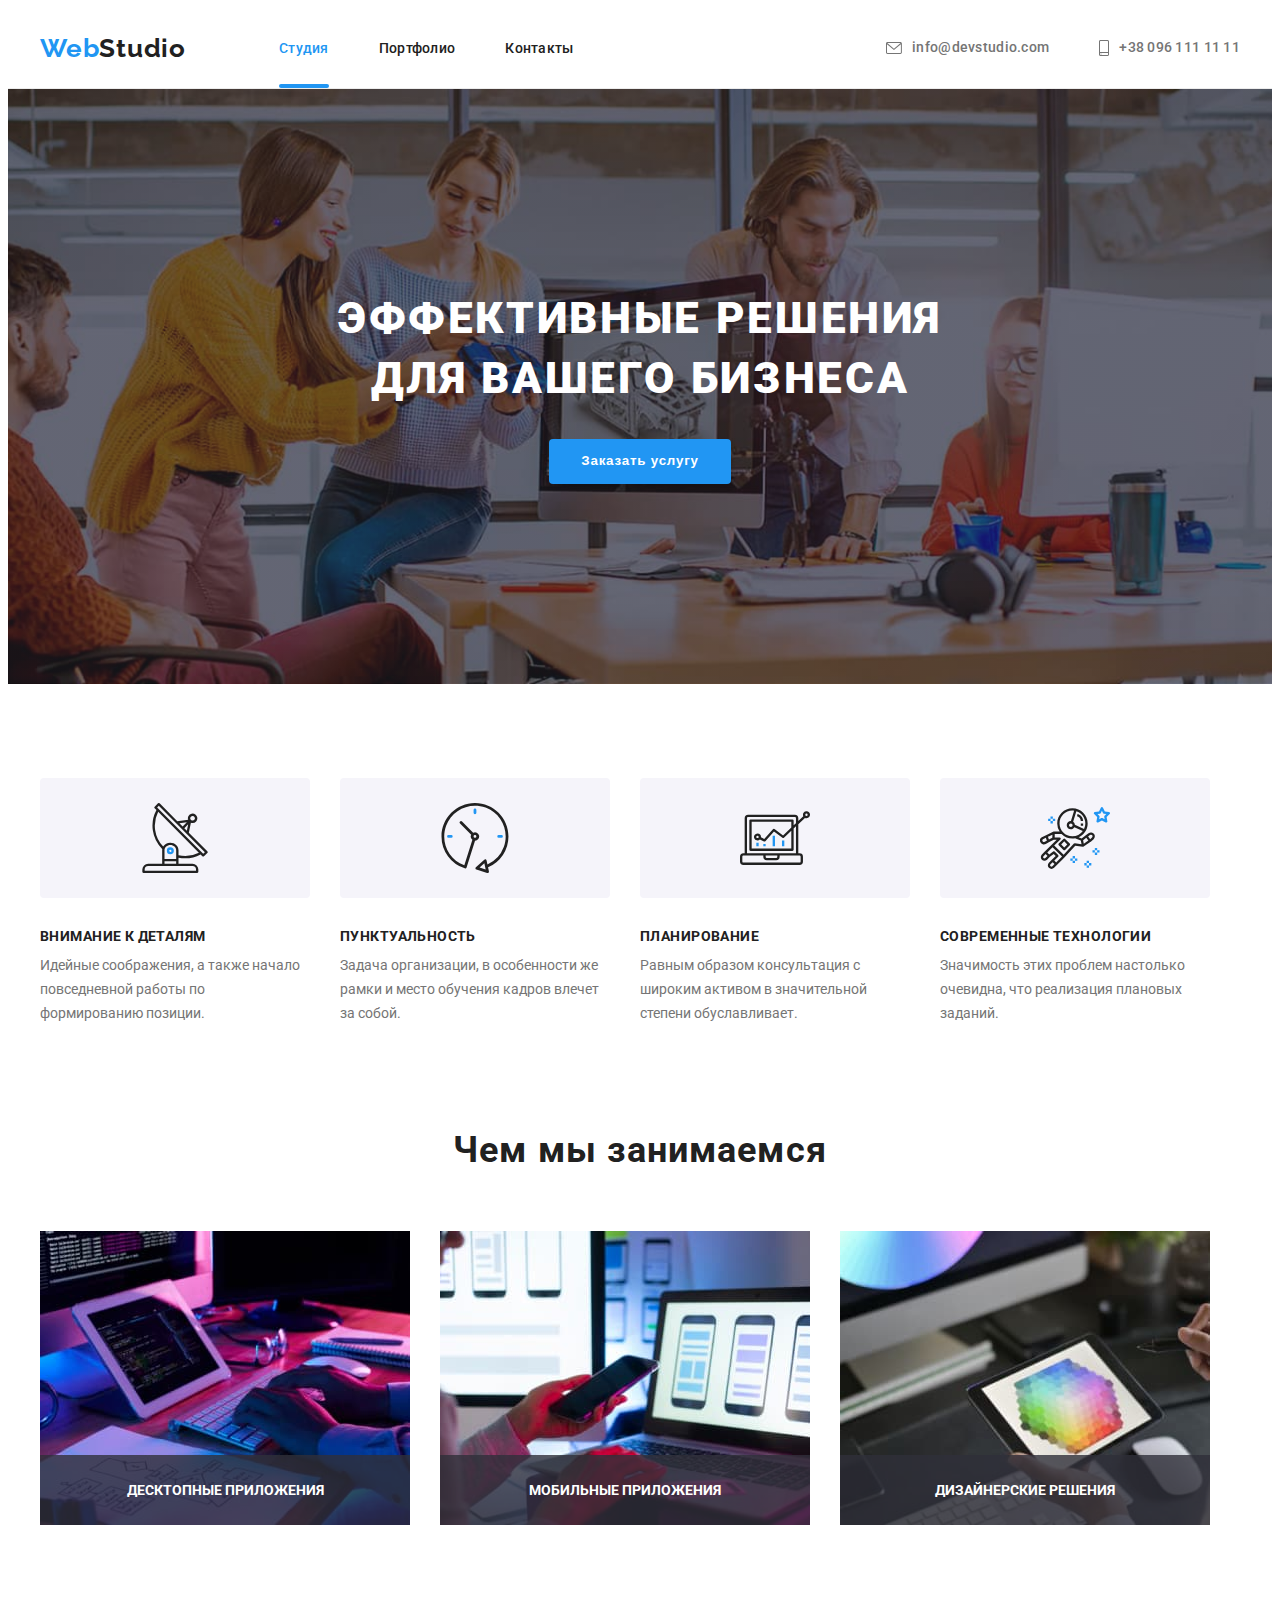
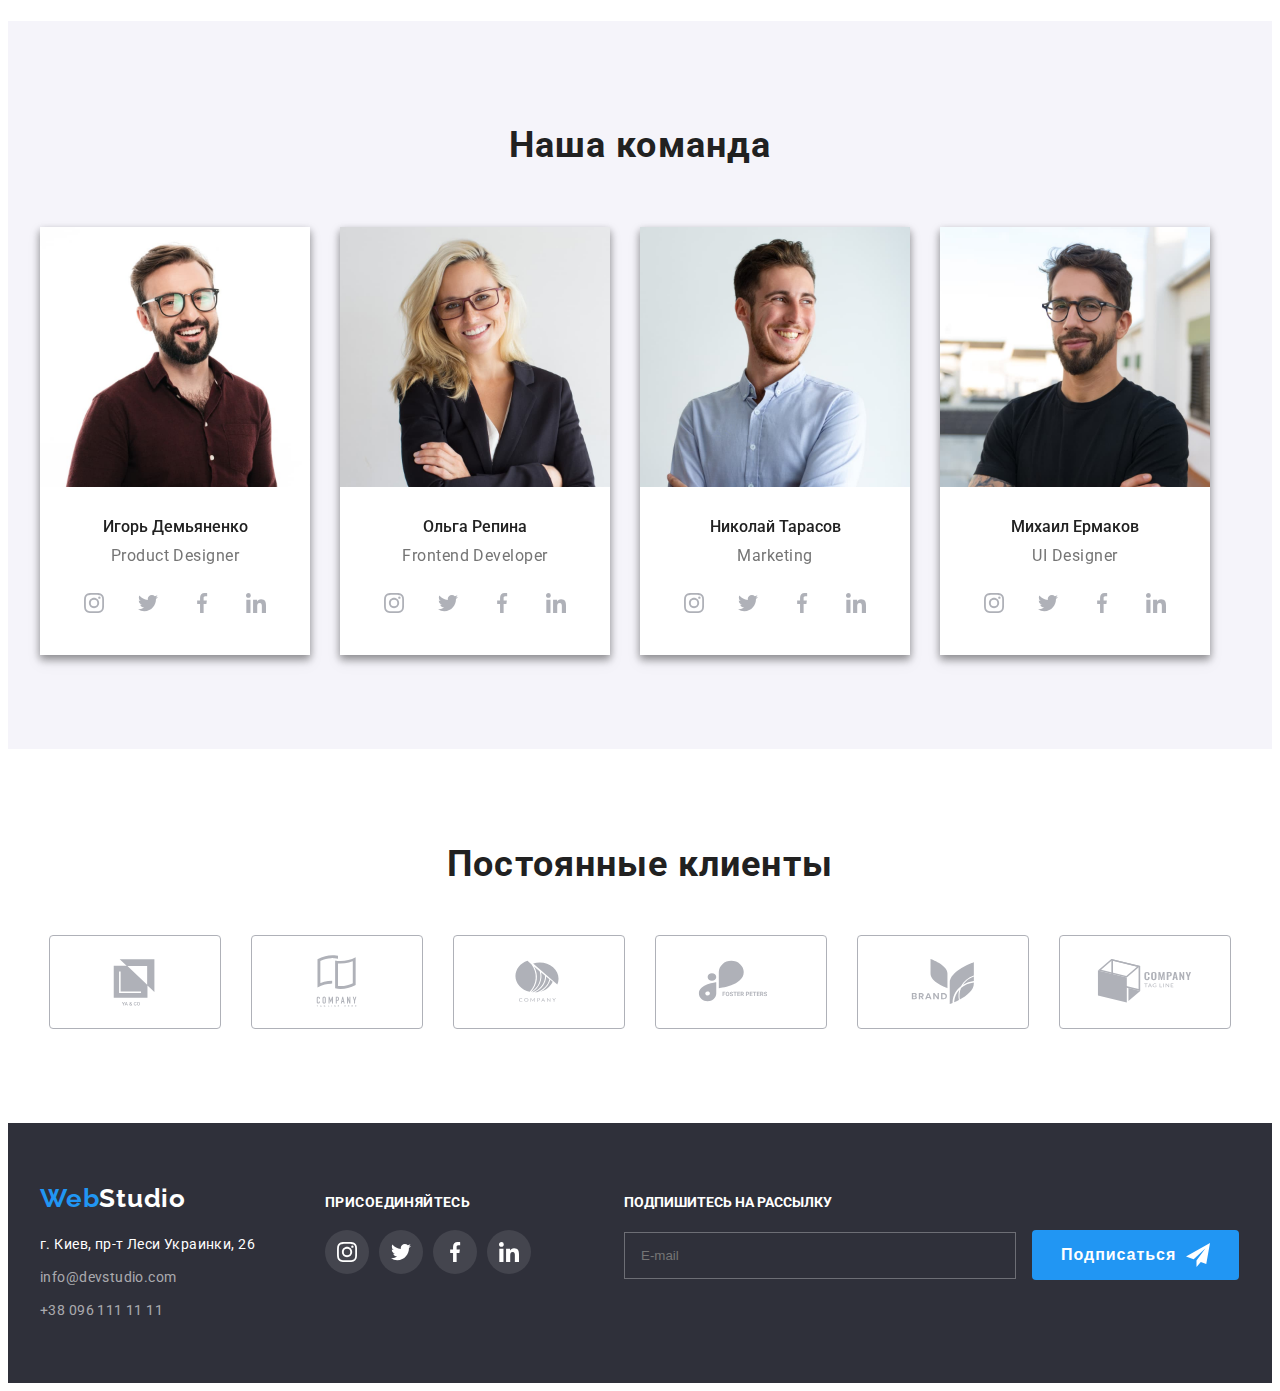
<file: index.html>
<!DOCTYPE html>
<html lang="ru">

<head>
  <meta charset="UTF-8" />
  <meta http-equiv="X-UA-Compatible" content="IE=edge" />
  <meta name="viewport" content="width=device-width, initial-scale=1.0" />
  <title>Web Studio</title>
  <link rel="preconnect" href="https://fonts.googleapis.com">
  <link rel="preconnect" href="https://fonts.gstatic.com" crossorigin>
  <link href="https://fonts.googleapis.com/css2?family=Raleway:wght@700&family=Roboto:wght@400;500;700;900&display=swap"
    rel="stylesheet">
  <link rel="stylesheet" href="https://cdnjs.cloudflare.com/ajax/libs/modern-normalize/1.1.0/modern-normalize.min.css"
    integrity="sha512-wpPYUAdjBVSE4KJnH1VR1HeZfpl1ub8YT/NKx4PuQ5NmX2tKuGu6U/JRp5y+Y8XG2tV+wKQpNHVUX03MfMFn9Q=="
    crossorigin="anonymous" referrerpolicy="no-referrer" />
  <link rel="stylesheet" href="./css/styles.css">

</head>

<body>
  <header class="header">
    <div class="container">
      <a class="logo" href="">Web<span class="piece">Studio</span></a>
      <nav>
        <ul class="header-nav">
          <li class="item"><a class="link current" href="./index.html">Студия</a></li>
          <li class="item"><a class="link" href="./portfolio.html">Портфолио</a></li>
          <li class="item"><a class="link" href="">Контакты</a></li>
        </ul>
      </nav>
      <ul class="header-contacts">
        <li class="item">
          <a class="link" href="mailto:info@devstudio.com">
            <svg class="icon" width="16" height="12">
              <use href="images/icon-sprite.svg#icon-envelope">
              </use>
            </svg>
            info@devstudio.com
          </a>
        </li>
        <li class="item"><a class="link" href="tel:+380961111111">
            <svg class="icon" width="10" height="16">
              <use href="images/icon-sprite.svg#icon-smartphone">
              </use>
            </svg>
            +38 096 111 11 11
          </a>
        </li>
      </ul>
    </div>
  </header>
  <main>
    <section class="hero">
      <div class="container">
        <h1 class="title">Эффективные решения для вашего бизнеса</h1>
        <button class="button" type="button" data-modal-open>Заказать услугу</button>
      </div>
    </section>
    <section class="approach">
      <div class="container">
        <h2 class="visually-hidden">Наш подход</h2>
        <ul class="approach-list">
          <li class="item">
            <div class="wrapper">
              <svg width="70" height="70">
                <use href="images/icon-sprite.svg#icon-antenna-1"></use>
              </svg>
            </div>
            <h3 class="title">Внимание к деталям</h3>
            <p class="description">Идейные соображения, а также начало повседневной работы по формированию позиции.</p>
          </li>
          <li class="item">
            <div class="wrapper">
              <svg width="70" height="70">
                <use href="images/icon-sprite.svg#icon-clock-1"></use>
              </svg>
            </div>
            <h3 class="title">Пунктуальность</h3>
            <p class="description">Задача организации, в особенности же рамки и место обучения кадров влечет за собой.
            </p>
          </li>
          <li class="item">
            <div class="wrapper">
              <svg width="70" height="70">
                <use href="images/icon-sprite.svg#icon-diagram-1"></use>
              </svg>
            </div>
            <h3 class="title">Планирование</h3>
            <p class="description">Равным образом консультация с широким активом в значительной степени обуславливает.
            </p>
          </li>
          <li class="item">
            <div class="wrapper">
              <svg width="70" height="70">
                <use href="images/icon-sprite.svg#icon-astronaut-1"></use>
              </svg>
            </div>
            <h3 class="title">Современные технологии</h3>
            <p class="description">Значимость этих проблем настолько очевидна, что реализация плановых заданий.</p>
          </li>
        </ul>
      </div>
    </section>
    <section class="services">
      <div class="container">
        <h2 class="title">Чем мы занимаемся</h2>
        <ul class="gallery">
          <li class="item"><img src="./images/gallery1.jpg" alt="working process" width="370">
            <div class="subtitle-container">
              <h3 class="subtitle">Десктопные приложения</h3>
            </div>
          </li>
          <li class="item"><img src="./images/gallery2.jpg" alt="working process" width="370">
            <div class="subtitle-container">
              <h3 class="subtitle">Мобильные приложения</h3>
            </div>
          </li>
          <li class="item"><img src="./images/gallery3.jpg" alt="worling process" width="370">
            <div class="subtitle-container">
              <h3 class="subtitle">Дизайнерские решения</h3>
            </div>
          </li>
        </ul>
      </div>
    </section>
    <section class="team">
      <div class="container">
        <h2 class="title">Наша команда</h2>
        <ul class="team-list">
          <li class="team-member">
            <img src="./images/teammember1.jpg" alt="Игорь Демьяненко" width="270">
            <div class="wrapper">
              <h3 class="team-member-name">Игорь Демьяненко</h3>
              <p class="description">Product Designer</p>
              <ul class="socials-list">
                <li class="socials-item">
                  <a class="socials-link" href="">
                    <svg class="socials-list-icon" width="20" height="20">
                      <use href="images/icon-sprite.svg#icon-instagram"></use>
                    </svg>
                  </a>
                </li>
                <li class="socials-item">
                  <a class="socials-link" href="">
                    <svg class="socials-list-icon" width="20" height="20">
                      <use href="images/icon-sprite.svg#icon-twitter"></use>
                    </svg>
                  </a>
                </li>
                <li class="socials-item">
                  <a class="socials-link" href="">
                    <svg class="socials-list-icon" width="20" height="20">
                      <use href="images/icon-sprite.svg#icon-facebook-1"></use>
                    </svg>
                  </a>
                </li>
                <li class="socials-item">
                  <a class="socials-link" href="">
                    <svg class="socials-list-icon" width="20" height="20">
                      <use href="images/icon-sprite.svg#icon-linkedin"></use>
                    </svg>
                  </a>
                </li>
              </ul>
            </div>
          </li>
          <li class="team-member">
            <img src="./images/teammember2.jpg" alt="Ольга Репина" width="270">
            <div class="wrapper">
              <h3 class="team-member-name">Ольга Репина</h3>
              <p class="description">Frontend Developer</p>
              <ul class="socials-list">
                <li class="socials-item">
                  <a class="socials-link" href="">
                    <svg class="socials-list-icon" width="20" height="20">
                      <use href="images/icon-sprite.svg#icon-instagram"></use>
                    </svg>
                  </a>
                </li>
                <li class="socials-item">
                  <a class="socials-link" href="">
                    <svg class="socials-list-icon" width="20" height="20">
                      <use href="images/icon-sprite.svg#icon-twitter"></use>
                    </svg>
                  </a>
                </li>
                <li class="socials-item">
                  <a class="socials-link" href="">
                    <svg class="socials-list-icon" width="20" height="20">
                      <use href="images/icon-sprite.svg#icon-facebook-1"></use>
                    </svg>
                  </a>
                </li>
                <li class="socials-item">
                  <a class="socials-link" href="">
                    <svg class="socials-list-icon" width="20" height="20">
                      <use href="images/icon-sprite.svg#icon-linkedin"></use>
                    </svg>
                  </a>
                </li>
              </ul>
            </div>
          </li>
          <li class="team-member">
            <img src="./images/teammember3.jpg" alt="Николай Тарасов" width="270">
            <div class="wrapper">
              <h3 class="team-member-name">Николай Тарасов</h3>
              <p class="description">Marketing</p>
              <ul class="socials-list">
                <li class="socials-item">
                  <a class="socials-link" href="">
                    <svg class="socials-list-icon" width="20" height="20">
                      <use href="images/icon-sprite.svg#icon-instagram"></use>
                    </svg>
                  </a>
                </li>
                <li class="socials-item">
                  <a class="socials-link" href="">
                    <svg class="socials-list-icon" width="20" height="20">
                      <use href="images/icon-sprite.svg#icon-twitter"></use>
                    </svg>
                  </a>
                </li>
                <li class="socials-item">
                  <a class="socials-link" href="">
                    <svg class="socials-list-icon" width="20" height="20">
                      <use href="images/icon-sprite.svg#icon-facebook-1"></use>
                    </svg>
                  </a>
                </li>
                <li class="socials-item">
                  <a class="socials-link" href="">
                    <svg class="socials-list-icon" width="20" height="20">
                      <use href="images/icon-sprite.svg#icon-linkedin"></use>
                    </svg>
                  </a>
                </li>
              </ul>
            </div>
          </li>
          <li class="team-member">
            <img src="./images/teammember4.jpg" alt="Михаил Ермаков" width="270">
            <div class="wrapper">
              <h3 class="team-member-name">Михаил Ермаков</h3>
              <p class="description">UI Designer</p>
              <ul class="socials-list">
                <li class="socials-item">
                  <a class="socials-link" href="">
                    <svg class="socials-list-icon" width="20" height="20">
                      <use href="images/icon-sprite.svg#icon-instagram"></use>
                    </svg>
                  </a>
                </li>
                <li class="socials-item">
                  <a class="socials-link" href="">
                    <svg class="socials-list-icon" width="20" height="20">
                      <use href="images/icon-sprite.svg#icon-twitter"></use>
                    </svg>
                  </a>
                </li>
                <li class="socials-item">
                  <a class="socials-link" href="">
                    <svg class="socials-list-icon" width="20" height="20">
                      <use href="images/icon-sprite.svg#icon-facebook-1"></use>
                    </svg>
                  </a>
                </li>
                <li class="socials-item">
                  <a class="socials-link" href="">
                    <svg class="socials-list-icon" width="20" height="20">
                      <use href="images/icon-sprite.svg#icon-linkedin"></use>
                    </svg>
                  </a>
                </li>
              </ul>
            </div>
          </li>
        </ul>
      </div>
    </section>
    <section class="clients">
      <div class="container">
        <h2 class="title">Постоянные клиенты</h2>
        <ul class="clients-list">
          <li class="clients-item">
            <a href="" class="clients-link">
              <svg class="clients-icon" width="106" height="60">
                <use href="images/icon-sprite.svg#icon-logo"></use>
              </svg>
            </a>
          </li>
          <li class="clients-item">
            <a href="" class="clients-link">
              <svg class="clients-icon" width="106" height="60">
                <use href="images/icon-sprite.svg#icon-logo-1"></use>
              </svg>
            </a>
          </li>
          <li class="clients-item">
            <a href="" class="clients-link">
              <svg class="clients-icon" width="106" height="60">
                <use href="images/icon-sprite.svg#icon-logo-2"></use>
              </svg>
            </a>
          </li>
          <li class="clients-item">
            <a href="" class="clients-link">
              <svg class="clients-icon" width="106" height="60">
                <use href="images/icon-sprite.svg#icon-logo-3"></use>
              </svg>
            </a>
          </li>
          <li class="clients-item">
            <a href="" class="clients-link">
              <svg class="clients-icon" width="106" height="60">
                <use href="images/icon-sprite.svg#icon-logo-4"></use>
              </svg>
            </a>
          </li>
          <li class="clients-item">
            <a href="" class="clients-link">
              <svg class="clients-icon" width="106" height="60">
                <use href="images/icon-sprite.svg#icon-logo-5"></use>
              </svg>
            </a>
          </li>
        </ul>
      </div>
    </section>
  </main>
  <footer class="footer">
    <div class="container">
      <div class="address-wrapper">
        <a class="logo" href="">Web<span class="piece">Studio</span></a>
        <address>
          <ul class="footer-contacts">
            <li class="item"><a class="address" href="https://goo.gl/maps/vY4WeqzDq56dnM5CA" target="_blank"
                rel="noopener noreferrer">г. Киев, пр-т
                Леси Украинки, 26</a></li>
            <li class="item"><a class="link" href="mailto:info@devstudio.com">info@devstudio.com</a></li>
            <li class="item"><a class="link" href="tel:+380961111111">+38 096 111 11 11</a></li>
          </ul>
        </address>
      </div>
      <div class="socials-wrapper">
        <p class="socials-descr">присоединяйтесь</p>
        <ul class="socials-list">
          <li class="socials-item">
            <a class="socials-link" href="">
              <svg class="socials-list-icon" width="20" height="20">
                <use href="images/icon-sprite.svg#icon-instagram"></use>
              </svg>
            </a>
          </li>
          <li class="socials-item">
            <a class="socials-link" href="">
              <svg class="socials-list-icon" width="20" height="20">
                <use href="images/icon-sprite.svg#icon-twitter"></use>
              </svg>
            </a>
          </li>
          <li class="socials-item">
            <a class="socials-link" href="">
              <svg class="socials-list-icon" width="20" height="20">
                <use href="images/icon-sprite.svg#icon-facebook-1"></use>
              </svg>
            </a>
          </li>
          <li class="socials-item">
            <a class="socials-link" href="">
              <svg class="socials-list-icon" width="20" height="20">
                <use href="images/icon-sprite.svg#icon-linkedin"></use>
              </svg>
            </a>
          </li>
        </ul>
      </div>
      <form class="footer-form">
        <label class="title" for="email">Подпишитесь на рассылку</label>
        <input class="input" type="email" name="email" id="email" placeholder="E-mail">
        <button class="button" type="submit">Подписаться
          <svg class="send-icon" width="24" height="24">
            <use href="./images/icon-sprite.svg#icon-send"></use>
          </svg>
        </button>
      </form>
    </div>
  </footer>
  <div class="backdrop is-hidden" data-modal>
    <div class="modal">
      <form class="form">
        <h2 class="form-title">Оставьте свои данные, мы вам перезвоним</h2>
        <div class="form-section-wrapper">
          <div class="form-field">
            <label class="label" for="name">Имя</label>
            <div class="input-wrapper">
              <svg class="icon" width="12px" height="12px">
                <use href="./images/icon-sprite.svg#icon-human"></use>
              </svg>
              <input class="input-area" type="text" name="name" id="name">
            </div>
          </div>
          <div class="form-field">
            <label class="label" for="phone">Телефон</label>
            <div class="input-wrapper">
              <svg class="icon" width="13px" height="13px">
                <use href="./images/icon-sprite.svg#icon-phone-2"></use>
              </svg>
              <input class="input-area" type="tel" name="phone" id="phone">
            </div>
          </div>
          <div class="form-field">
            <label class="label" for="mail">Почта</label>
            <div class="input-wrapper">
              <svg class="icon" width="15px" height="12px">
                <use href="./images/icon-sprite.svg#icon-envelope-2"></use>
              </svg>
              <input class="input-area" type="email" name="email" id="mail">
            </div>
          </div>
          <div class="form-field">
            <label class="label" for="comment">Комментарий</label>
            <div class="input-wrapper">
              <textarea class="input-area textarea" name="comment" id="comment" rows="5"
                placeholder="Введите текст"></textarea>
            </div>
          </div>
        </div>
        <div class="checkbox-wrapper">
          <input class="checkbox visually-hidden" type="checkbox" name="policy" id="policy" value="accept">
          <label class="checkbox-label" class="label" for="policy"><span class="label-text">Соглашаюсь с рассылкой и
              принимаю</span> <a href="" class="terms-link"> Условия договора</a></label>
        </div>
        <button class="submit-button" type="submit">Отправить</button>
      </form>

      <button class="modal-close-btn" data-modal-close>
        <svg class="modal-close-icon" width="18px" height="18px">
          <use href="images/icon-sprite.svg#icon-close"></use>
        </svg>
      </button>
    </div>
  </div>
  <script src="./js/modal.js"></script>
</body>

</html>
</file>
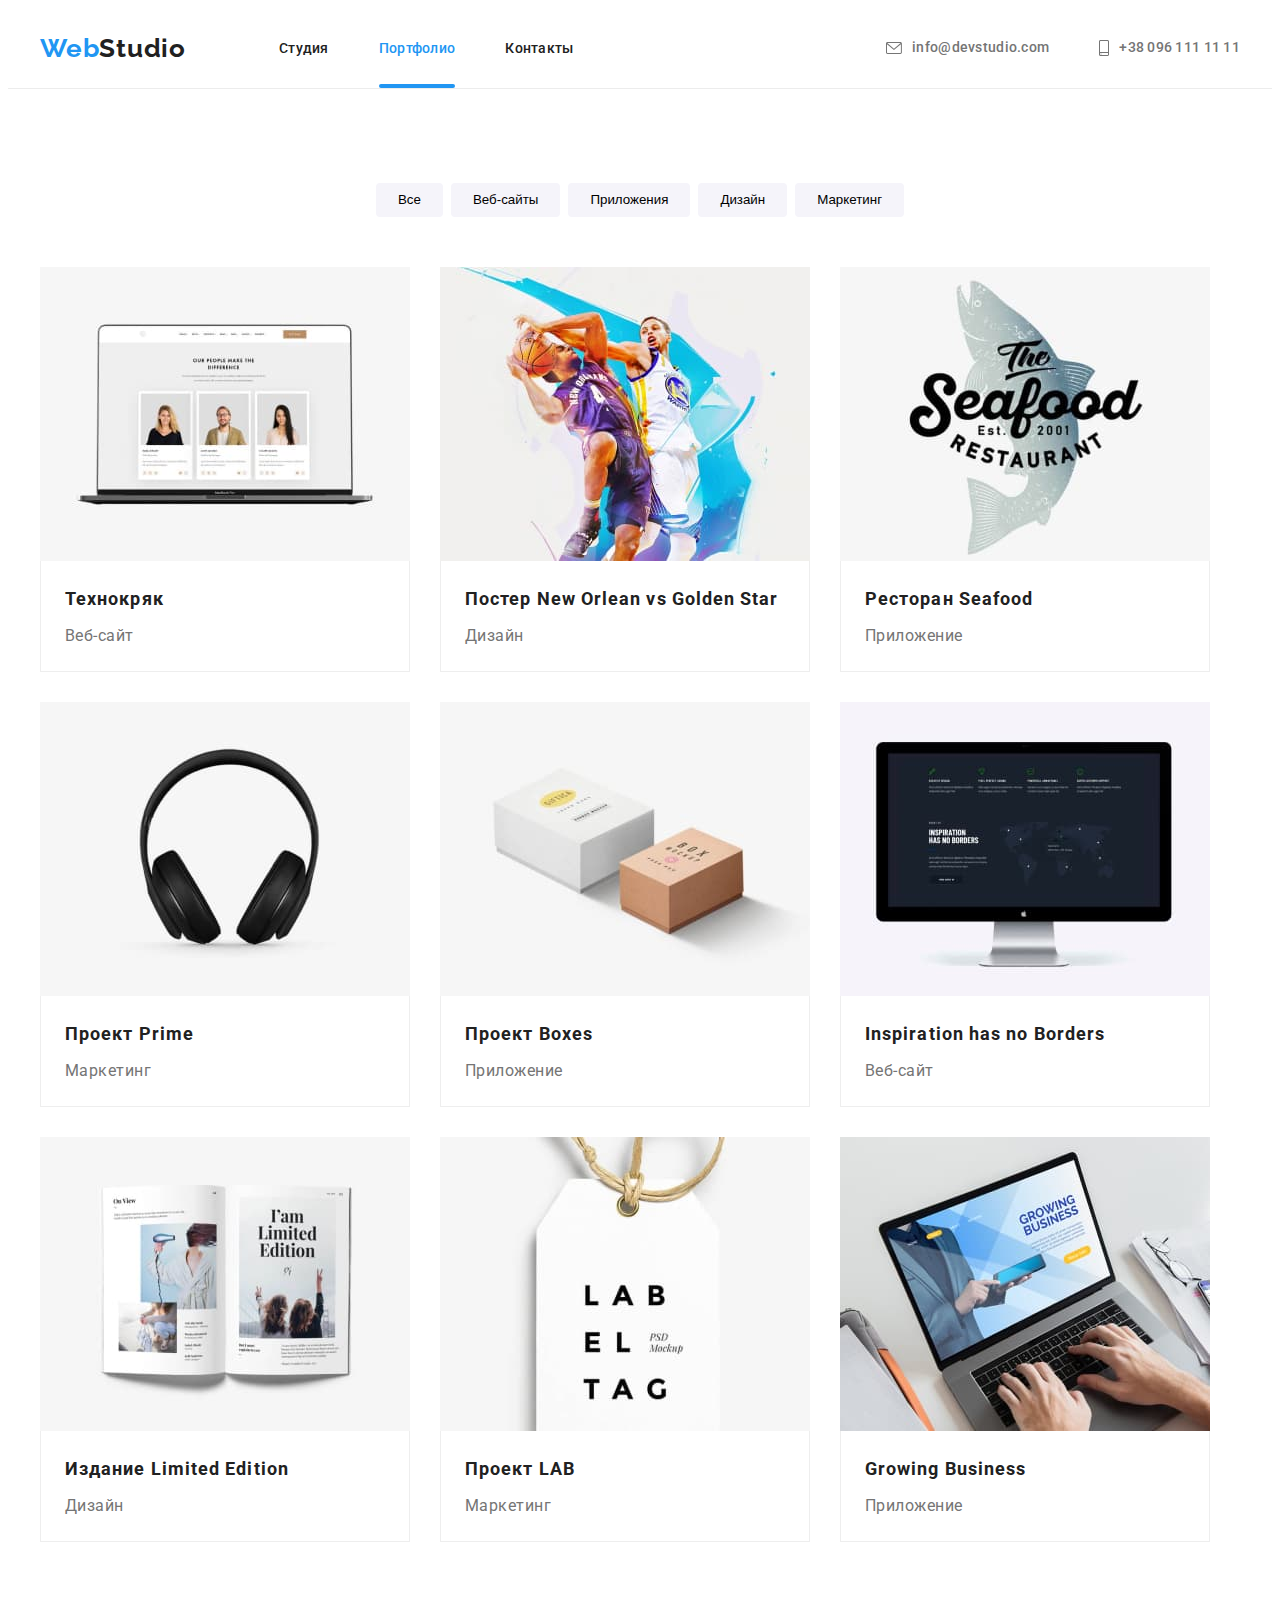
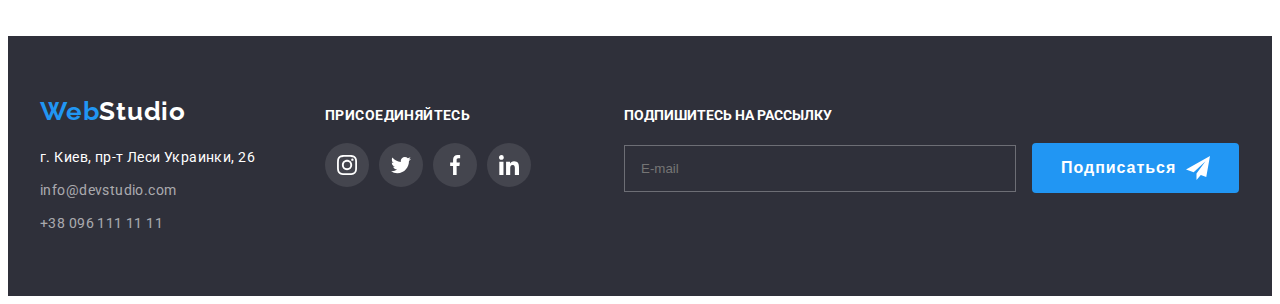
<file: portfolio.html>
<!DOCTYPE html>
<html lang="ru">

<head>
    <meta charset="UTF-8" />
    <meta http-equiv="X-UA-Compatible" content="IE=edge" />
    <meta name="viewport" content="width=device-width, initial-scale=1.0" />
    <title>Web Studio</title>
    <link rel="preconnect" href="https://fonts.googleapis.com">
    <link rel="preconnect" href="https://fonts.gstatic.com" crossorigin>
    <link
        href="https://fonts.googleapis.com/css2?family=Raleway:wght@700&family=Roboto:wght@400;500;700;900&display=swap"
        rel="stylesheet">
    <link rel="stylesheet" href="https://cdnjs.cloudflare.com/ajax/libs/modern-normalize/1.1.0/modern-normalize.min.css"
        integrity="sha512-wpPYUAdjBVSE4KJnH1VR1HeZfpl1ub8YT/NKx4PuQ5NmX2tKuGu6U/JRp5y+Y8XG2tV+wKQpNHVUX03MfMFn9Q=="
        crossorigin="anonymous" referrerpolicy="no-referrer" />
    <link rel="stylesheet" href="./css/styles.css">

</head>
<!-- body -->

<body>

    <!-- header -->

    <header class="header">
        <div class="container">
            <a class="logo" href="">Web<span class="piece">Studio</span></a>
            <nav>
                <ul class="header-nav">
                    <li class="item"><a class="link" href="./index.html">Студия</a></li>
                    <li class="item"><a class="link current" href="./portfolio.html">Портфолио</a></li>
                    <li class="item"><a class="link" href="">Контакты</a></li>
                </ul>
            </nav>
            <ul class="header-contacts">
                <li class="item">
                    <a class="link" href="mailto:info@devstudio.com">
                        <svg class="icon" width="16" height="12">
                            <use href="images/icon-sprite.svg#icon-envelope">
                            </use>
                        </svg>
                        info@devstudio.com
                    </a>
                </li>
                <li class="item"><a class="link" href="tel:+380961111111">
                        <svg class="icon" width="10" height="16">
                            <use href="images/icon-sprite.svg#icon-smartphone">
                            </use>
                        </svg>
                        +38 096 111 11 11
                    </a>
                </li>
            </ul>
        </div>
    </header>

    <!-- main -->

    <main>
        <section class="projects">
            <div class="container">
                <h2 class="visually-hidden">Наши Проекты</h2>

                <ul class="buttons-list">
                    <li class="item"><button class="button" type="button">Все</button></li>
                    <li class="item"><button class="button" type="button">Веб-сайты</button></li>
                    <li class="item"><button class="button" type="button">Приложения</button></li>
                    <li class="item"><button class="button" type="button">Дизайн</button></li>
                    <li class="item"><button class="button" type="button">Маркетинг</button></li>
                </ul>

                <ul class="project-list">
                    <li class="item">
                        <a class="projects-link" href="">
                            <div class="thumb">
                                <div class="label">
                                    <p class="description">Технокряк это современная площадка распространения
                                        коронавируса. Компании используют эту платформу для цифрового
                                        шпионажа и атак на защищённые сервера конкурентов.</p>
                                </div>
                                <img width="370" src="./images/portfolio/project.jpg" alt="Project Example">
                            </div>
                            <div class="wrapper">
                                <h3 class="title">Технокряк</h3>
                                <p class="type">Веб-сайт</p>
                            </div>
                        </a>
                    </li>
                    <li class="item">
                        <a class="projects-link" href="">
                            <div class="thumb">
                                <div class="label">
                                    <p class="description"></p>
                                </div>
                                <img width="370" src="./images/portfolio/project1.jpg" alt="Project Example">
                            </div>
                            <div class="wrapper">
                                <h3 class="title">Постер New Orlean vs Golden Star</h3>
                                <p class="type">Дизайн</p>
                            </div>
                        </a>
                    </li>
                    <li class="item">
                        <a class="projects-link" href="">
                            <div class="thumb">
                                <div class="label">
                                    <p class="description"></p>
                                </div>
                                <img width="370" src="./images/portfolio/project2.jpg" alt="Project Example">
                            </div>
                            <div class="wrapper">
                                <h3 class="title">Ресторан Seafood</h3>
                                <p class="type">Приложение</p>
                            </div>
                        </a>
                    </li>
                    <li class="item">
                        <a class="projects-link" href="">
                            <div class="thumb">
                                <div class="label">
                                    <p class="description"></p>
                                </div>
                                <img width="370" src="./images/portfolio/project3.jpg" alt="Project Example">
                            </div>
                            <div class="wrapper">
                                <h3 class="title">Проект Prime</h3>
                                <p class="type">Маркетинг</p>
                            </div>
                        </a>
                    </li>
                    <li class="item">
                        <a class="projects-link" href="">
                            <div class="thumb">
                                <div class="label">
                                    <p class="description"></p>
                                </div>
                                <img width="370" src="./images/portfolio/project4.jpg" alt="Project Example">
                            </div>
                            <div class="wrapper">
                                <h3 class="title">Проект Boxes</h3>
                                <p class="type">Приложение</p>
                            </div>
                        </a>
                    </li>
                    <li class="item">
                        <a class="projects-link" href="">
                            <div class="thumb">
                                <div class="label">
                                    <p class="description"></p>
                                </div>
                                <img width="370" src="./images/portfolio/project5.jpg" alt="Project Example">
                            </div>
                            <div class="wrapper">
                                <h3 class="title">Inspiration has no Borders</h3>
                                <p class="type">Веб-сайт</p>
                            </div>
                        </a>
                    </li>
                    <li class="item">
                        <a class="projects-link" href="">
                            <div class="thumb">
                                <div class="label">
                                    <p class="description"></p>
                                </div>
                                <img width="370" src="./images/portfolio/project6.jpg" alt="Project Example">
                            </div>
                            <div class="wrapper">
                                <h3 class="title">Издание Limited Edition</h3>
                                <p class="type">Дизайн</p>
                            </div>
                        </a>
                    </li>
                    <li class="item">
                        <a class="projects-link" href="">
                            <div class="thumb">
                                <div class="label">
                                    <p class="description"></p>
                                </div>
                                <img width="370" src="./images/portfolio/project7.jpg" alt="Project Example">
                            </div>
                            <div class="wrapper">
                                <h3 class="title">Проект LAB</h3>
                                <p class="type">Маркетинг</p>
                            </div>
                        </a>
                    </li>
                    <li class="item">
                        <a class="projects-link" href="">
                            <div class="thumb">
                                <div class="label">
                                    <p class="description"></p>
                                </div>
                                <img width="370" src="./images/portfolio/project8.jpg" alt="Project Example">
                            </div>
                            <div class="wrapper">
                                <h3 class="title">Growing Business</h3>
                                <p class="type">Приложение</p>
                            </div>
                        </a>
                    </li>
                </ul>
            </div>
        </section>
    </main>

    <!-- footer -->

    <footer class="footer">
        <div class="container">
            <div class="address-wrapper">
                <a class="logo" href="">Web<span class="piece">Studio</span></a>
                <address>
                    <ul class="footer-contacts">
                        <li class="item"><a class="address" href="https://goo.gl/maps/vY4WeqzDq56dnM5CA" target="_blank"
                                rel="noopener noreferrer">г. Киев, пр-т
                                Леси Украинки, 26</a></li>
                        <li class="item"><a class="link" href="mailto:info@devstudio.com">info@devstudio.com</a></li>
                        <li class="item"><a class="link" href="tel:+380961111111">+38 096 111 11 11</a></li>
                    </ul>
                </address>
            </div>
            <div class="socials-wrapper">
                <p class="socials-descr">присоединяйтесь</p>
                <ul class="socials-list">
                    <li class="socials-item">
                        <a class="socials-link" href="">
                            <svg class="socials-list-icon" width="20" height="20">
                                <use href="images/icon-sprite.svg#icon-instagram"></use>
                            </svg>
                        </a>
                    </li>
                    <li class="socials-item">
                        <a class="socials-link" href="">
                            <svg class="socials-list-icon" width="20" height="20">
                                <use href="images/icon-sprite.svg#icon-twitter"></use>
                            </svg>
                        </a>
                    </li>
                    <li class="socials-item">
                        <a class="socials-link" href="">
                            <svg class="socials-list-icon" width="20" height="20">
                                <use href="images/icon-sprite.svg#icon-facebook-1"></use>
                            </svg>
                        </a>
                    </li>
                    <li class="socials-item">
                        <a class="socials-link" href="">
                            <svg class="socials-list-icon" width="20" height="20">
                                <use href="images/icon-sprite.svg#icon-linkedin"></use>
                            </svg>
                        </a>
                    </li>
                </ul>
            </div>
            <form class="footer-form">
                <label class="title" for="email">Подпишитесь на рассылку</label>
                <input class="input" type="email" name="email" id="email" placeholder="E-mail">
                <button class="button" type="submit">Подписаться
                    <svg class="send-icon" width="24" height="24">
                        <use href="./images/icon-sprite.svg#icon-send"></use>
                    </svg>
                </button>
            </form>
        </div>
    </footer>
</body>

</html>
</file>
<file: css/styles.css>
/* variables */
:root {
  --primary-text-color: #212121;
  --secondary-text-color: #757575;
  --additional-text-color: rgba(255, 255, 255, 0.6);
  --primary-background-color: #2f303a;
  --secondary-background-color: #f5f4fa;
  --additional-background-color: #2f303a;
  --white-color: #ffffff;
  --accent-color: #2196f3;
  --additional-accent-color: #188ce8;
  --def-transition-duration: 250ms;
  --def-timing-function: cubic-bezier(0.4, 0, 0.2, 1);
}

/* global styles */
body {
  font-family: "Roboto", sans-serif;
  background-color: var(--main-white-color);
  color: var(--primary-text-color);
}
p,
h1,
h2,
h3,
h4,
h5,
h6 {
  margin: 0;
}
a {
  text-decoration: none;
}
ul,
ol {
  margin: 0;
  padding-left: 0;
  list-style-type: none;
}
button {
  cursor: pointer;
}
img {
  display: block;
}

.container {
  width: 1200px;
  padding-left: 15px;
  padding-right: 15px;
  margin: 0 auto;
}

.visually-hidden {
  position: absolute;
  width: 1px;
  height: 1px;
  margin: -1px;
  border: 0;
  padding: 0;

  white-space: nowrap;
  clip-path: inset(100%);
  clip: rect(0 0 0 0);
  overflow: hidden;
}
/* header */

.header {
  border-bottom: 1px solid #ececec;
}

.header .container {
  display: flex;
  align-items: center;
}

.logo {
  font-family: "Raleway", sans-serif;
  font-size: 26px;
  font-weight: 700;
  line-height: 1.17;
  letter-spacing: 0.03em;
  text-decoration: none;
  color: var(--accent-color);
  margin-right: 93px;
}

.header .piece {
  color: var(--primary-text-color);
}

.header-nav,
.header-contacts {
  list-style-type: none;
}

.header-contacts {
  display: flex;
  align-items: center;
  margin-left: auto;
}

.header-contacts > .item:first-child {
  margin-right: 50px;
}

.envelope-icon {
  width: 16px;
}

.link {
  font-weight: 500;
  line-height: 1.09;
  letter-spacing: 0.02em;
  text-decoration: none;
}

.header-nav {
  display: flex;
  margin-right: -50px;
}

.header-nav .item {
  margin-right: 50px;
}

.header-nav .link {
  color: var(--primary-text-color);
  display: block;
  padding-top: 32px;
  padding-bottom: 32px;
  font-size: 14px;
  line-height: 1.142;
  transition: color var(--def-transition-duration) var(--def-timing-function);
  position: relative;
}

.link.current::after {
  content: "";
  display: inline-block;
  width: 100%;
  height: 4px;
  border-radius: 2px;
  position: absolute;
  bottom: 0;
  left: 0;
  background-color: rgba(33, 150, 243, 1);
  transition: opacity var(--def-transition-duration) var(--def-timing-function);
}

.header-contacts .link {
  color: var(--secondary-text-color);
  font-size: 14px;
  display: flex;
  align-items: center;
  transition: color var(--def-transition-duration) var(--def-timing-function);
}

.header-contacts .link .icon {
  margin-right: 10px;
  fill: currentColor;
}

.link:hover,
.link:focus {
  color: var(--accent-color);
}

.link.current {
  color: var(--accent-color);
}

/* ------INDEX.HTML------- */

/* hero section */
.hero {
  text-align: center;
  padding-top: 200px;
  padding-bottom: 200px;
  background-image: linear-gradient(
      rgba(47, 48, 58, 0.4),
      rgba(47, 48, 58, 0.4)
    ),
    url("../images/hero.jpg");
  background-size: cover;
  max-width: 1600px;
  margin-left: auto;
  margin-right: auto;
  background-position: center;
}

.hero .title {
  color: var(--white-color);
  font-size: 44px;
  font-weight: 900;
  line-height: 1.36;
  letter-spacing: 0.06em;
  text-transform: uppercase;
  max-width: 696px;
  margin: 0 auto;
  margin-bottom: 30px;
}

.hero .button {
  color: var(--white-color);
  background-color: var(--accent-color);
  font-weight: 700;
  line-height: 1.875;
  letter-spacing: 0.06em;
  cursor: pointer;
  padding: 10px 32px;
  border: none;
  box-shadow: 0px 4px 4px rgba(0, 0, 0, 0.15);
  border-radius: 4px;
  transition: background-color var(--def-transition-duration)
    var(--def-timing-function);
}

.hero .button:hover,
.hero .button:focus {
  background-color: var(--additional-accent-color);
}

/* approach section */

.approach {
  padding-top: 94px;
  padding-bottom: 94px;
}

.approach-list {
  list-style-type: none;
  display: flex;
  margin-right: -30px;
}

.approach-list .item {
  width: 270px;
  margin-right: 30px;
}

.approach-list .item .wrapper {
  height: 120px;
  background-color: #f5f4fa;
  border-radius: 4px;
  display: flex;
  align-items: center;
  justify-content: center;
  margin-bottom: 30px;
}

.approach .title {
  font-weight: 700;
  font-size: 14px;
  line-height: 1.17;
  letter-spacing: 0.03em;
  text-transform: uppercase;
  margin-bottom: 10px;
}

.approach .description {
  color: var(--secondary-text-color);
  font-size: 14px;
  line-height: 1.71;
}

/* services section */

.services {
  padding-bottom: 96px;
}

.services .title {
  font-size: 36px;
  font-weight: 700;
  line-height: 1.71;
  text-align: center;
  letter-spacing: 0.03em;
  margin-bottom: 50px;
}

.services .gallery {
  list-style-type: none;
  display: flex;
  margin-right: -30px;
}

.gallery .item {
  margin-right: 30px;
  position: relative;
}

.subtitle-container {
  position: absolute;
  bottom: 0;
  background-color: rgba(47, 48, 58, 0.8);
  width: 100%;
  height: 70px;
  display: flex;
  align-items: center;
  justify-content: center;
}

.gallery .subtitle {
  color: var(--white-color);
  font-size: 14px;
  font-weight: 700;
  line-height: 1.17;
  text-transform: uppercase;
}

/* team section */

.team {
  background-color: var(--secondary-background-color);
  padding-top: 94px;
  padding-bottom: 94px;
}

.team-list {
  list-style-type: none;
  display: flex;
  margin-right: -30px;
}

.team .title {
  font-size: 36px;
  font-weight: 700;
  line-height: 1.71;
  text-align: center;
  letter-spacing: 0.03em;
  margin-bottom: 50px;
}

.team-member {
  background-color: var(--white-color);
  text-align: center;
  width: 270px;
  filter: drop-shadow(0px 4px 4px rgba(0, 0, 0, 0.25))
    drop-shadow(0px 4px 4px rgba(0, 0, 0, 0.25));
  margin-right: 30px;
}

.team-member-name {
  font-size: 16px;
  font-weight: 500;
  line-height: 1.1875;
  margin-bottom: 10px;
}

.team-member .description {
  color: var(--secondary-text-color);
  line-height: 1.1875;
  letter-spacing: 0.03em;
  margin-bottom: 16px;
}

.team-member .wrapper {
  padding-top: 30px;
  padding-bottom: 30px;
}

.socials-link {
  width: 44px;
  height: 44px;
  border-radius: 50%;
  display: block;
  color: rgba(175, 177, 184, 1);
  display: flex;
  justify-content: center;
  align-items: center;
  transition: color var(--def-transition-duration) var(--def-timing-function),
    background-color var(--def-transition-duration) var(--def-timing-function);
}

.socials-link:hover {
  color: var(--white-color);
  background-color: var(--accent-color);
}

.socials-list {
  display: flex;
  justify-content: center;
}

.socials-item:not(:last-child) {
  margin-right: 10px;
}

.socials-list-icon {
  fill: currentColor;
}

/* clients section */

.clients {
  padding-top: 94px;
  padding-bottom: 94px;
}

.clients .title {
  font-size: 36px;
  text-align: center;
  line-height: 1.167;
  letter-spacing: 0.03em;
  margin-bottom: 50px;
}

.clients-list {
  display: flex;
  justify-content: center;
  align-items: center;
}

.clients-item {
  width: 170px;
  height: 92px;
  border: 1px solid #afb1b8;
  border-radius: 4px;
  color: rgba(175, 177, 184, 1);
  transition: color var(--def-transition-duration) var(--def-timing-function),
    border var(--def-transition-duration) var(--def-timing-function);
}

.clients-item:not(:last-child) {
  margin-right: 30px;
}

.clients-item:hover {
  color: var(--accent-color);
  border: 1px solid var(--accent-color);
}
.clients-link {
  height: 100%;
  width: 100%;
  display: flex;
  align-items: center;
  justify-content: center;
  color: inherit;
}

.clients-icon {
  fill: currentColor;
}

/* ------PORTFOLIO.HTML------- */

/* projects section */

.projects {
  padding-top: 94px;
  padding-bottom: 94px;
}

.projects .button {
  background-color: var(--secondary-background-color);
  font-weight: 500;
  line-height: 1.625;
  cursor: pointer;
  border: none;
  border-radius: 4px;
  padding: 6px 22px;
  transition: color var(--def-transition-duration) var(--def-timing-function),
    background-color var(--def-transition-duration) var(--def-timing-function),
    filter var(--def-transition-duration) var(--def-timing-function);
}

.projects .button:hover,
.projects .button:focus {
  background-color: var(--accent-color);
  color: var(--white-color);
  filter: drop-shadow(0px 4px 4px rgba(0, 0, 0, 0.25));
}

.buttons-list {
  list-style-type: none;
  display: flex;
  justify-content: center;
  margin-bottom: 50px;
}

.buttons-list .item {
  margin-right: 8px;
}

.buttons-list .item:last-child {
  margin-right: 0px;
}

.project-list {
  list-style-type: none;
  display: flex;
  flex-wrap: wrap;
  margin-right: -30px;
  margin-bottom: -30px;
}

.project-list .item {
  margin-right: 30px;
  margin-bottom: 30px;
}

.projects .thumb {
  position: relative;
  overflow: hidden;
}

.projects .label {
  background: rgba(33, 150, 243, 0.9);
  width: 100%;
  height: 100%;
  position: absolute;
  transform: translateY(100%);
  transition: transform var(--def-transition-duration)
    var(--def-timing-function);
  display: flex;
  align-items: center;
  justify-content: center;
}

.label .description {
  font-size: 18px;
  font-weight: 400;
  line-height: 1.56;
  letter-spacing: 0.03em;
  color: var(--white-color);
  max-width: 322px;
}

.project-list .item:hover .label {
  transform: translateY(0%);
}

.projects-link {
  display: block;
  width: 100%;
  height: 100%;
}

.projects-link .wrapper {
  padding: 20px 24px;
  border-left: 1px solid #eeeeee;
  border-right: 1px solid #eeeeee;
  border-bottom: 1px solid #eeeeee;
}

.projects .projects-link {
  text-decoration: none;
  transition: box-shadow var(--def-transition-duration)
    var(--def-timing-function);
}

.projects .projects-link:hover,
.projects .projects-link:focus {
  box-shadow: 0px 1px 1px rgba(0, 0, 0, 0.12), 0px 4px 4px rgba(0, 0, 0, 0.06),
    1px 4px 6px rgba(0, 0, 0, 0.16);
}

.projects .title {
  color: var(--primary-text-color);
  font-size: 18px;
  font-weight: 700;
  line-height: 2;
  letter-spacing: 0.06em;
  margin-bottom: 4px;
}

.projects .type {
  font-size: 16px;
  line-height: 1.875;
  color: var(--secondary-text-color);
  letter-spacing: 0.03em;
}

/* footer */

.footer {
  background-color: var(--additional-background-color);
  padding-top: 60px;
  padding-bottom: 60px;
}

.footer .container {
  display: flex;
  align-items: baseline;
}

.address-wrapper {
  margin-right: 70px;
}

.footer .socials-wrapper {
  margin-right: 93px;
}

.footer .logo {
  margin-right: 0;
  margin-bottom: 20px;
  display: block;
}

.footer .piece {
  color: var(--white-color);
}

.footer-contacts {
  list-style-type: none;
  font-style: normal;
  margin-bottom: -9px;
}

.footer-contacts .address {
  color: var(--white-color);
  font-size: 14px;
  line-height: 1.71;
  letter-spacing: 0.03em;
  text-decoration: none;
  margin-bottom: 9px;
  transition: color var(--def-transition-duration) var(--def-timing-function);
}

.footer-contacts .address:hover,
.footer-contacts .address:focus {
  color: var(--secondary-text-color);
}

.footer-contacts .item {
  margin-bottom: 9px;
}

.footer-contacts .link {
  color: var(--additional-text-color);
  font-weight: 400;
  font-size: 14px;
  letter-spacing: 0.03em;
  line-height: 1.71;
  transition: color var(--def-transition-duration) var(--def-timing-function);
}

.footer-contacts .link:hover,
.footer-contacts .link:focus {
  color: var(--white-color);
}

.footer .socials-descr {
  font-size: 14px;
  font-weight: 700;
  text-transform: uppercase;
  letter-spacing: 0.03em;
  line-height: 1.143;
  color: var(--white-color);
  margin-bottom: 20px;
}

.footer .socials-link {
  color: var(--white-color);
  background-color: rgba(255, 255, 255, 0.1);
}

.footer .socials-link:hover {
  background-color: var(--accent-color);
}

.footer-form .title {
  display: block;
  margin-bottom: 20px;
  font-size: 14px;
  font-weight: 700;
  text-transform: uppercase;
  color: var(--white-color);
}

.footer-form .input {
  width: 358px;
  padding: 15px 16px;
  margin-right: 12px;
  border: 1px solid rgba(255, 255, 255, 0.3);
  background-color: transparent;
  color: var(--white-color);
}

.footer-form .button {
  padding: 10px 29px;
  font-weight: 700;
  font-size: 16px;
  line-height: 1.87;
  letter-spacing: 0.06em;
  color: var(--white-color);
  background-color: var(--accent-color);
  border: none;
  border-radius: 4px;
  display: inline-flex;
  align-items: center;
}

.footer-form .send-icon {
  fill: currentColor;
  margin-left: 10px;
}

/*------ MODAL WINDOW -----  */

.backdrop {
  top: 0;
  left: 0;
  position: fixed;
  width: 100%;
  height: 100%;
  background-color: rgba(0, 0, 0, 0.2);
  opacity: 1;
  transition: opacity 500ms var(--def-timing-function);
}

.backdrop.is-hidden {
  opacity: 0;
  pointer-events: none;
}

.backdrop.is-hidden .modal {
  transform: translate(-50%, -50%) scale(0.8);
}

.modal {
  position: fixed;
  min-width: 528px;
  min-height: 581px;
  padding: 40px;
  top: 50%;
  left: 50%;
  transform: translate(-50%, -50%) scale(1);
  background-color: var(--white-color);
  transition: transform var(--def-transition-duration)
    var(--def-timing-function);
}

.modal-close-btn {
  position: absolute;
  top: 8px;
  right: 8px;
  width: 30px;
  height: 30px;
  display: flex;
  align-items: center;
  justify-content: center;
  background-color: var(--white-color);
  border: 1px solid rgba(0, 0, 0, 0.1);
  border-radius: 50%;
  color: var(--primary-text-color);
  transition: filter var(--def-transition-duration) var(--def-timing-function),
    color var(--def-transition-duration) var(--def-timing-function);
}

.modal-close-btn:hover,
.modal-close-btn:focus {
  filter: drop-shadow(0px 4px 4px rgba(0, 0, 0, 0.25));
  color: var(--accent-color);
}

.modal-close-icon {
  fill: currentColor;
}

.modal .form {
  display: flex;
  flex-direction: column;
  align-items: center;
}

.modal .form-section-wrapper {
  margin-bottom: 20px;
  width: 100%;
}

.modal .form-title {
  margin-bottom: 12px;
  font-size: 20px;
  font-weight: 700;
  line-height: 1.172;
  letter-spacing: 0.03em;
}

.modal .form-field {
  display: flex;
  flex-direction: column;
}

.modal .form-field:not(:last-child) {
  margin-bottom: 10px;
}

.modal .form-field:focus-within .input-area {
  outline: none;
}

.modal .form-field:focus-within .input-wrapper {
  border: 1px solid var(--accent-color);
}

.modal .form-field:focus-within .icon {
  fill: var(--accent-color);
}

.input-area.textarea {
  resize: none;
}

.form-field .icon {
  margin-right: 15px;
  transition: fill var(--def-transition-duration) var(--def-timing-function);
}

.form-field .label {
  margin-bottom: 4px;
  font-size: 12px;
  line-height: 1.167;
  letter-spacing: 0.01em;
  color: var(--secondary-text-color);
}

.modal .input-wrapper {
  display: flex;
  align-items: center;
  border: 1px solid rgba(33, 33, 33, 0.2);
  border-radius: 4px;
  padding: 14px 15px;
  transition: border var(--def-transition-duration) var(--def-timing-function);
}

.modal .input-area {
  border: none;
  width: 100%;
  height: 100%;
}

.modal .checkbox-wrapper {
  display: flex;
  justify-content: center;
  margin-bottom: 30px;
}

.modal .checkbox-label {
  font-size: 14px;
  line-height: 1.71;
  letter-spacing: 0.03em;
  color: var(--secondary-text-color);
  display: flex;
  align-items: baseline;
}

.checkbox-wrapper .checkbox-label::before {
  content: "";
  margin-right: 8px;
  width: 16px;
  height: 15px;
  border: 2px solid #000000;
  border-radius: 4px;
}

.checkbox:checked + .checkbox-label::before {
  background-image: url(../images/icons/icon-check.svg);
  border: none;
  background-repeat: no-repeat;
  background-position: center;
  background-size: cover;
}

.checkbox-wrapper .terms-link {
  text-decoration: underline;
  color: var(--accent-color);
}

.checkbox-label .label-text {
  margin-right: 3px;
}

.form .submit-button {
  width: 200px;
  height: 50px;

  background-color: var(--accent-color);
  border: none;
  border-radius: 4px;

  font-size: 16px;
  font-weight: 700;
  line-height: 1.187;
  letter-spacing: 0.06em;
  color: var(--white-color);

  display: flex;
  align-items: center;
  justify-content: center;

  transition: background-color var(--def-transition-duration)
    var(--def-timing-function);
}

.form .submit-button:hover,
.form .submit-button:focus {
  background-color: var(--additional-accent-color);
}
</file>
